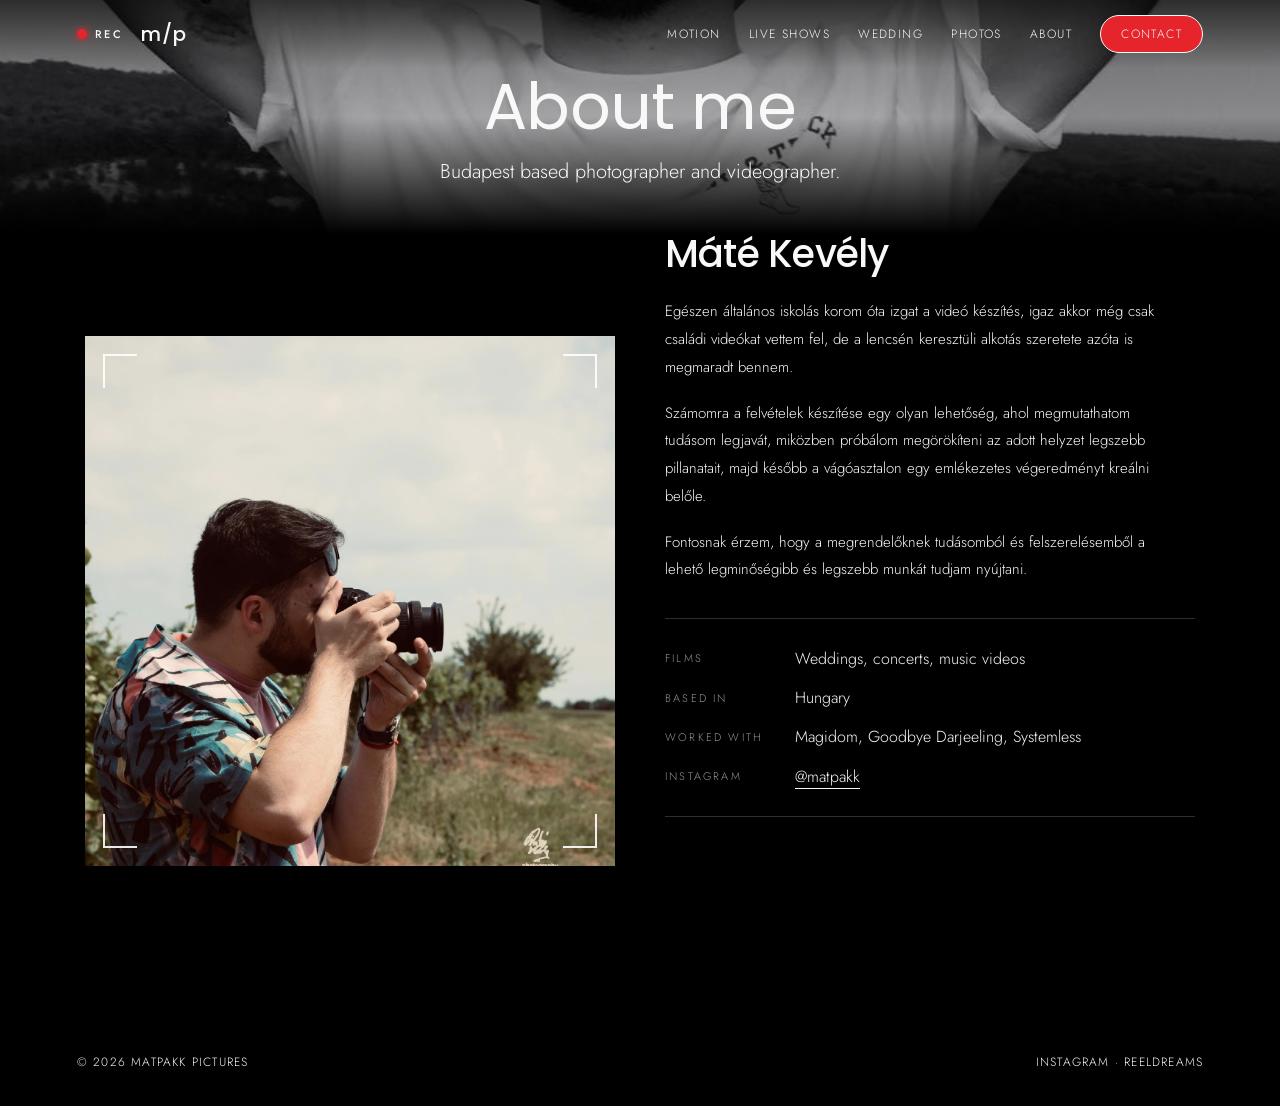
<file: about.html>
<!doctype html>
<html lang="en">

<head>
    <meta charset="utf-8">
    <meta name="viewport" content="width=device-width, initial-scale=1, viewport-fit=cover">
    <title>matpakk pictures</title>
    <meta name="description" content="Wedding, concert and music video filmmaker.">
    <link rel="preconnect" href="https://fonts.googleapis.com">
    <link rel="preconnect" href="https://fonts.gstatic.com" crossorigin>
    <link href="https://fonts.googleapis.com/css2?family=Jost:wght@300;400;500&family=Poppins:wght@500&display=swap"
        rel="stylesheet">
    <link rel="stylesheet" href="style.css">
    <link rel="stylesheet" href="about-contact.css">

</head>

<body class="about-page">

    <header class="nav" id="nav">
        <a class="brand" href="./index.html" aria-label="Back to top">
            <span class="rec"><i class="dot"></i>REC</span>
            <b>m/p</b>
        </a>
        <button class="burger" id="burger" aria-label="Menu" aria-expanded="false"><span></span><span></span></button>
        <nav id="menu">
    <a href="./motion.html">Motion</a>
    <a href="./videos.html">Live Shows</a>
    <a href="https://www.reeldreams.net/">Wedding</a>
    <a href="./photos.html">Photos</a>
    <a href="./about.html">About</a>
    <a href="./contact.html" class="cta">Contact</a>
        </nav>
    </header>

            <section class="vbanner">
                <img src="./images/kv.jpg">
                <div class="vbanner-text">
                    <h1>About me</h1>
                    <p>Budapest based photographer and videographer.</p>
                </div>
            </section>

    <section class="sec" id="about">
        <div class="about about2">
            <figure class="photo rv l">
                <img src="./images/fotoprofil.jpg" alt="Máté Kevély, filmmaker" onerror="this.style.display='none'">
                <i class="c tl"></i><i class="c tr"></i><i class="c bl"></i><i class="c br"></i>
                <span class="focus"></span>
                <figcaption>ƒ/1.8 · 1/50 · ISO 400</figcaption>
            </figure>
            <div class="bio2">
                <!-- <p class="eyebrow rv">About</p> -->
                <h2 class="rv" style="--d:.1s">Máté Kevély</h2>
                <p class="rv" style="--d:.15s">Egészen általános iskolás korom óta izgat a videó készítés, igaz akkor még
                    csak
                    családi videókat vettem fel, de a lencsén keresztüli alkotás szeretete azóta is megmaradt bennem.</p>
                <p class="rv" style="--d:.2s">Számomra a felvételek készítése egy olyan lehetőség, ahol megmutathatom
                    tudásom
                    legjavát, miközben próbálom megörökíteni az adott helyzet legszebb pillanatait, majd később a
                    vágóasztalon egy
                    emlékezetes végeredményt kreálni belőle.</p>
                <p class="rv" style="--d:.25s">Fontosnak érzem, hogy a megrendelőknek tudásomból és felszerelésemből a
                    lehető
                    legminőségibb és legszebb munkát tudjam nyújtani.</p>
                <dl class="facts rv" style="--d:.3s">
                    <dt>Films</dt>
                    <dd>Weddings, concerts, music videos</dd>
                    <dt>Based in</dt>
                    <dd>Hungary</dd>
                    <dt>Worked with</dt>
                    <dd>Magidom, Goodbye Darjeeling, Systemless</dd>
                    <dt>Instagram</dt>
                    <dd><a href="https://www.instagram.com/matpakk/">@matpakk</a></dd>
                </dl>
                <h3 class="rv" style="--d:.35s">Gear</h3>
                <ul class="kit rv" style="--d:.4s">
                    <li>Canon R5</li>
                    <li>Canon R3</li>
                    <li>Canon RF 28-70mm F2 L USM</li>
                    <li>Canon RF 70-200mm F2.8 L IS USM</li>
                    <li>Canon EF 35mm F1.4 L II USM</li>
                </ul>
                <!-- <a class="btn rv" style="--d:.45s" href="./contact.html">Get in touch</a> -->
            </div>
        </div>
    </section>

    <footer>
        <span>© 2026<span id="yr"></span> matpakk pictures</span>
        <span><a href="https://www.instagram.com/matpakk/">Instagram</a> · <a
                href="https://www.reeldreams.net/">REELDREAMS</a></span>
    </footer>

    <script src="script.js"></script>
</body>

</html>
</file>
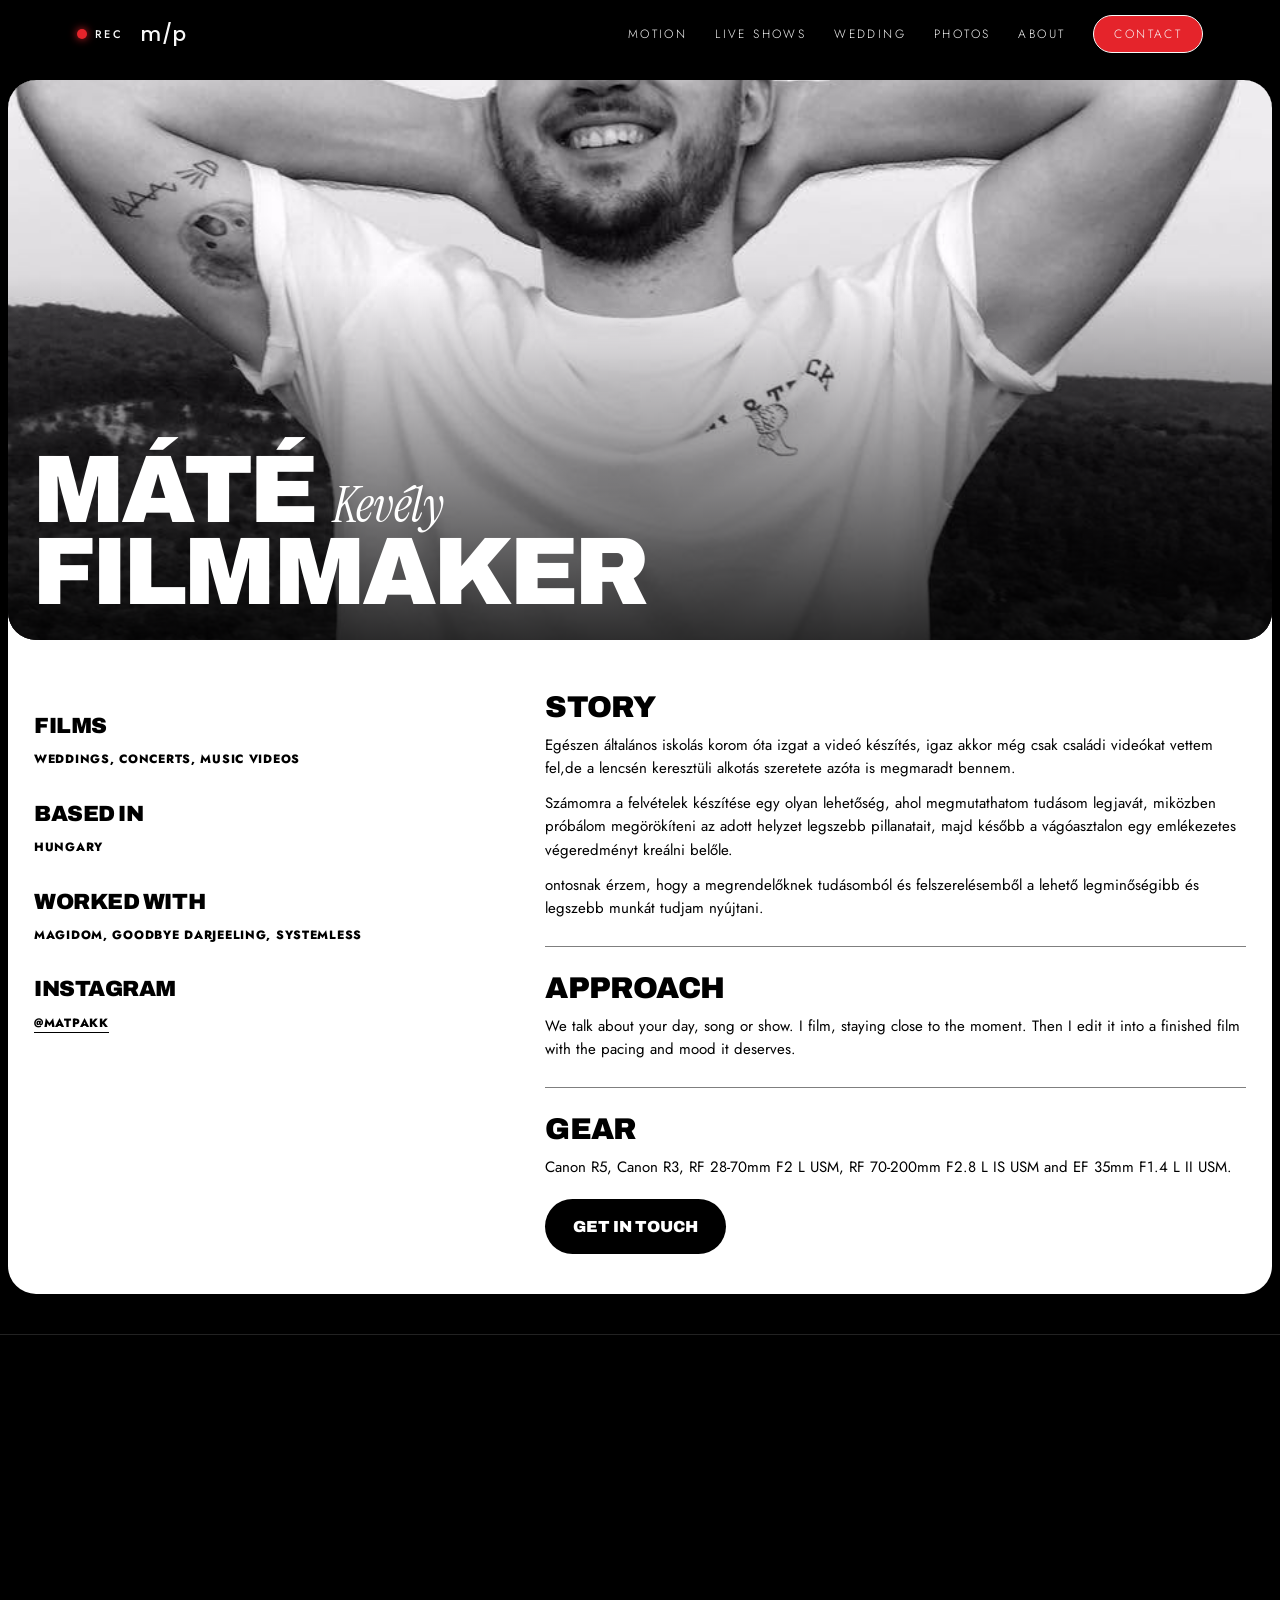
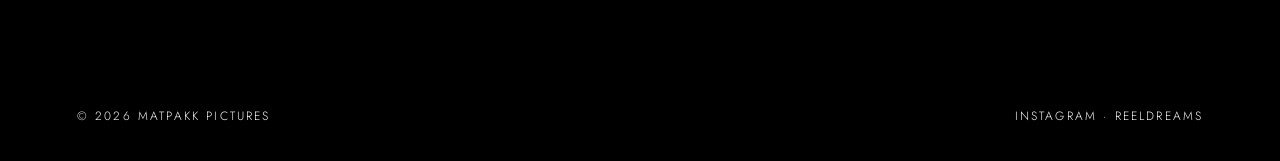
<file: aboutme.html>
<!doctype html>
<html lang="en">

<head>
    <meta charset="utf-8">
    <meta name="viewport" content="width=device-width, initial-scale=1, viewport-fit=cover">
    <meta name="theme-color" content="#000000">
    <title>About Máté Kevély | Filmmaker | matpakk pictures</title>
    <meta name="description"
        content="Máté Kevély films weddings, concerts and music videos. Read how he works and what he films with.">
    <meta property="og:title" content="About Máté Kevély | Filmmaker | matpakk pictures">
    <meta property="og:description"
        content="Máté Kevély films weddings, concerts and music videos. Read how he works and what he films with.">
    <meta property="og:type" content="website">
    <link rel="preconnect" href="https://fonts.googleapis.com">
    <link rel="preconnect" href="https://fonts.gstatic.com" crossorigin>
    <link
        href="https://fonts.googleapis.com/css2?family=Jost:wght@300;400;500&family=Poppins:wght@500&family=Archivo:wght@800;900&family=Instrument+Serif:ital@1&display=swap"
        rel="stylesheet">
    <link rel="stylesheet" href="style.css">
    <link rel="stylesheet" href="pages.css">
</head>

<body class="motion-page">
    <header class="nav" id="nav">
        <a class="brand" href="index.html" aria-label="matpakk pictures, home"><span class="rec"><i
                    class="dot"></i>REC</span><b>m/p</b></a>
        <button class="burger" id="burger" aria-label="Menu" aria-expanded="false"><span></span><span></span></button>
        <nav id="menu">
            <a href="motion.html">Motion</a><a href="videos.html">Live Shows</a><a
                href="https://www.reeldreams.net/">Wedding</a><a href="photos.html">Photos</a><a
                href="about.html">About</a><a href="contact.html" class="cta">Contact</a>
        </nav>
    </header>
    <main class="abwrap">
        <article class="ab">
            <div class="abhero"><img src="./images/kv.jpg" alt="Máté Kevély, filmmaker"
                    onerror="this.style.display='none'">
                <h1 class="abt">Máté <i>Kevély</i><br>Filmmaker</h1>
            </div>
            <div class="abbody">
                <dl>
                    <dt>Films</dt>
                    <dd>Weddings, concerts, music videos</dd>
                    <dt>Based in</dt>
                    <dd>Hungary</dd>
                    <dt>Worked with</dt>
                    <dd>Magidom, Goodbye Darjeeling, Systemless</dd>
                    <dt>Instagram</dt>
                    <dd><a href="https://www.instagram.com/matpakk/">@matpakk</a></dd>
                </dl>
                <div class="story">
                    <h2>Story</h2>
                    <p>Egészen általános iskolás korom óta izgat a
                        videó készítés, igaz akkor még csak családi
                        videókat vettem fel,de a lencsén keresztüli
                        alkotás szeretete azóta is megmaradt bennem.</p>
                    <p>Számomra a felvételek készítése egy olyan
                        lehetőség, ahol megmutathatom tudásom
                        legjavát, miközben próbálom megörökíteni az
                        adott helyzet legszebb pillanatait, majd később
                        a vágóasztalon egy emlékezetes végeredményt kreálni belőle.</p>
                    <p>ontosnak érzem, hogy a megrendelőknek
                        tudásomból és felszerelésemből a lehető
                        legminőségibb és legszebb munkát tudjam
                        nyújtani.</p>
                    <hr>
                    <h2>Approach</h2>
                    <p>We talk about your day, song or show. I film, staying close to the moment. Then I edit it into a
                        finished film with the pacing and mood it deserves.</p>
                    <hr>
                    <h2>Gear</h2>
                    <p>Canon R5, Canon R3, RF 28-70mm F2 L USM, RF 70-200mm F2.8 L IS USM and EF 35mm F1.4 L II USM.</p>
                    <a class="pill" href="./contact.html">Get in touch</a>
                </div>
            </div>
        </article>
    </main>
    <section class="cta-band">
        <h2 class="rv">Have a date or an idea?</h2><a class="btn red rv" href="contact.html">Get in touch</a>
    </section>
    <footer><span>© 2026 matpakk pictures</span><span><a href="https://www.instagram.com/matpakk/">Instagram</a> · <a
                href="https://www.reeldreams.net/">REELDREAMS</a></span></footer>
    <script src="script.js"></script>
</body>

</html>
</file>
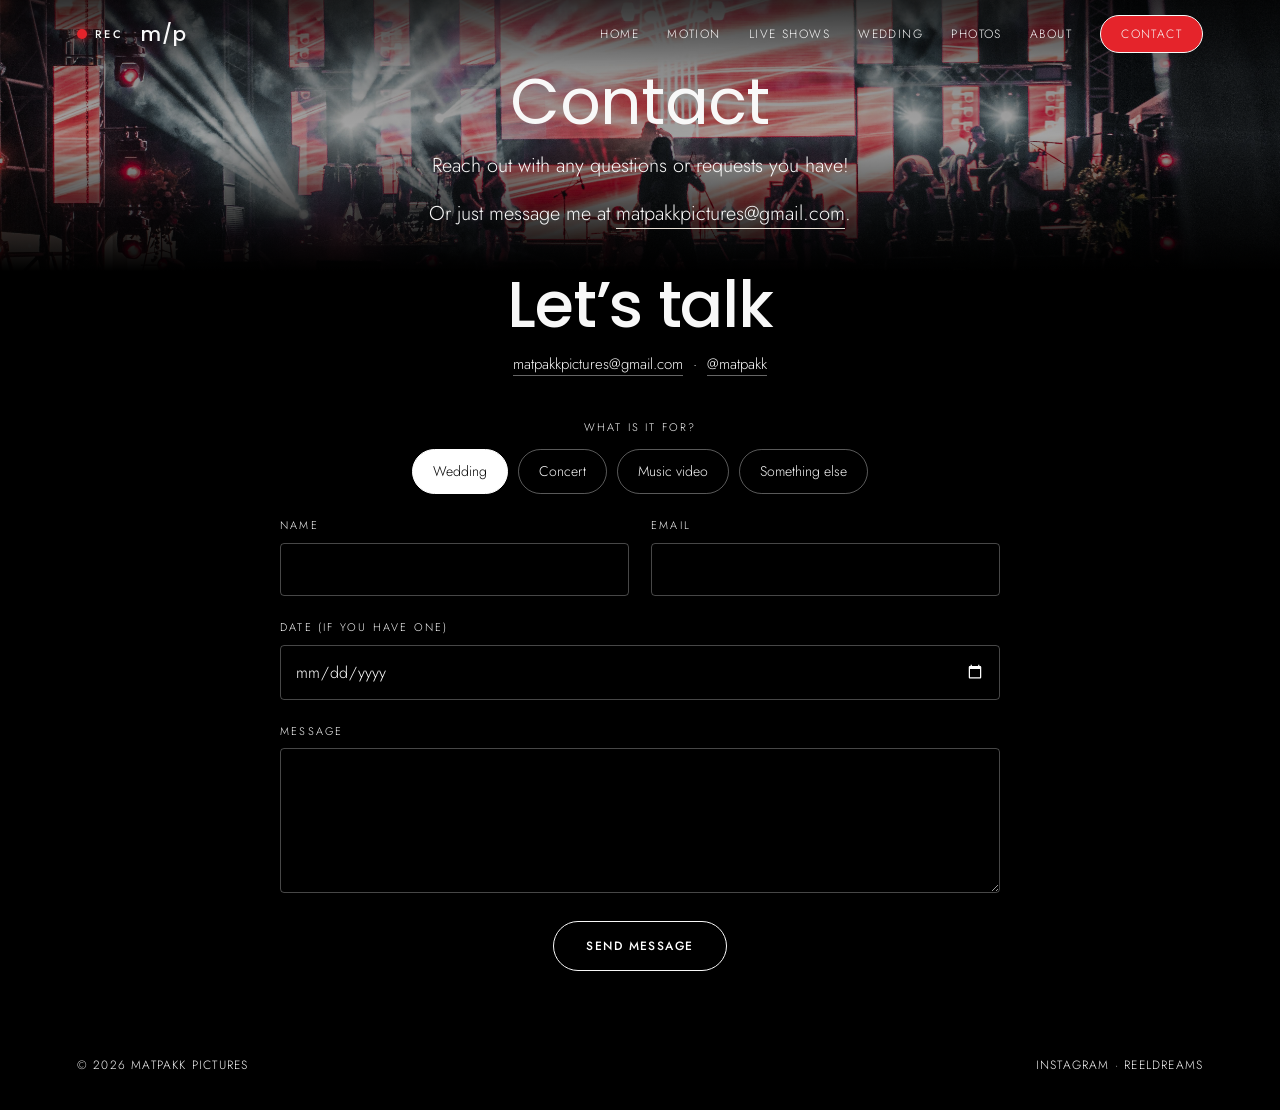
<file: contact.html>
<!doctype html>
<html lang="en">

<head>
    <meta charset="utf-8">
    <meta name="viewport" content="width=device-width, initial-scale=1, viewport-fit=cover">
    <title>matpakk pictures</title>
    <meta name="description" content="Wedding, concert and music video filmmaker.">
    <link rel="preconnect" href="https://fonts.googleapis.com">
    <link rel="preconnect" href="https://fonts.gstatic.com" crossorigin>
    <link href="https://fonts.googleapis.com/css2?family=Jost:wght@300;400;500&family=Poppins:wght@500&display=swap"
        rel="stylesheet">
    <link rel="stylesheet" href="style.css">
    <link rel="stylesheet" href="about-contact.css">
</head>

<body class="contact-page">

    <header class="nav" id="nav">
        <a class="brand" href="./index.html" aria-label="Back to top">
            <span class="rec"><i class="dot"></i>REC</span>
            <!-- <span class="rec"><i class="dot"></i>REC <em id="tc">00:00:00</em></span> -->
            <b>m/p</b>
        </a>
        <button class="burger" id="burger" aria-label="Menu" aria-expanded="false"><span></span><span></span></button>
        <nav id="menu">
            <a href="./index.html">Home</a>
    <a href="./motion.html">Motion</a>
    <a href="./videos.html">Live Shows</a>
    <a href="https://www.reeldreams.net/">Wedding</a>
    <a href="./photos.html">Photos</a>
    <a href="./about.html">About</a>
    <a href="./contact.html" class="cta">Contact</a>
        </nav>
    </header>

            <section class="vbanner">
                <img src="./images/pexels-george-charry-2643329-4218027.jpg" alt="">
                <div class="vbanner-text">
                    <h1>Contact</h1>
                    <p>Reach out with any questions or requests you have!</p>
                    <p class="full small">Or just message me at <a href="mailto:matpakkpictures@gmail.com">matpakkpictures@gmail.com</a>.
                    </p>
                </div>
            </section>

<section class="sec" id="contact">
    <div class="c2 rv">
        <!-- <p class="eyebrow">Contact</p> -->
        <h2>Let’s talk</h2>
        <!-- <p class="c2-lead">Tell me what you’re planning and when. A few lines is plenty.</p> -->
        <p class="c2-mail"><a href="mailto:matpakkpictures@gmail.com">matpakkpictures@gmail.com</a> &nbsp;·&nbsp; <a
                href="https://www.instagram.com/matpakk/">@matpakk</a></p>

        <form class="form2" action="https://formspree.io/f/mkjorlvb" method="POST">
            <fieldset class="chips2">
                <legend>What is it for?</legend>
                <div>
                    <label><input type="radio" name="type" value="Wedding" checked><span>Wedding</span></label>
                    <label><input type="radio" name="type" value="Concert"><span>Concert</span></label>
                    <label><input type="radio" name="type" value="Music video"><span>Music video</span></label>
                    <label><input type="radio" name="type" value="Something else"><span>Something else</span></label>
                </div>
            </fieldset>
            <div class="row2">
                <label class="f">Name<input name="name" required autocomplete="name"></label>
                <label class="f">Email<input name="email" type="email" required autocomplete="email"></label>
            </div>
            <label class="f">Date (if you have one)<input name="date" type="date"></label>
            <label class="f">Message<textarea name="message" rows="5" required></textarea></label>
            <button class="btn" type="submit">Send message</button>
        </form>
    </div>
</section>

    <footer>
        <span>© 2026<span id="yr"></span> matpakk pictures</span>
        <span><a href="https://www.instagram.com/matpakk/">Instagram</a> · <a
                href="https://www.reeldreams.net/">REELDREAMS</a></span>
    </footer>

    <script src="script.js"></script>
</body>

</html>
</file>
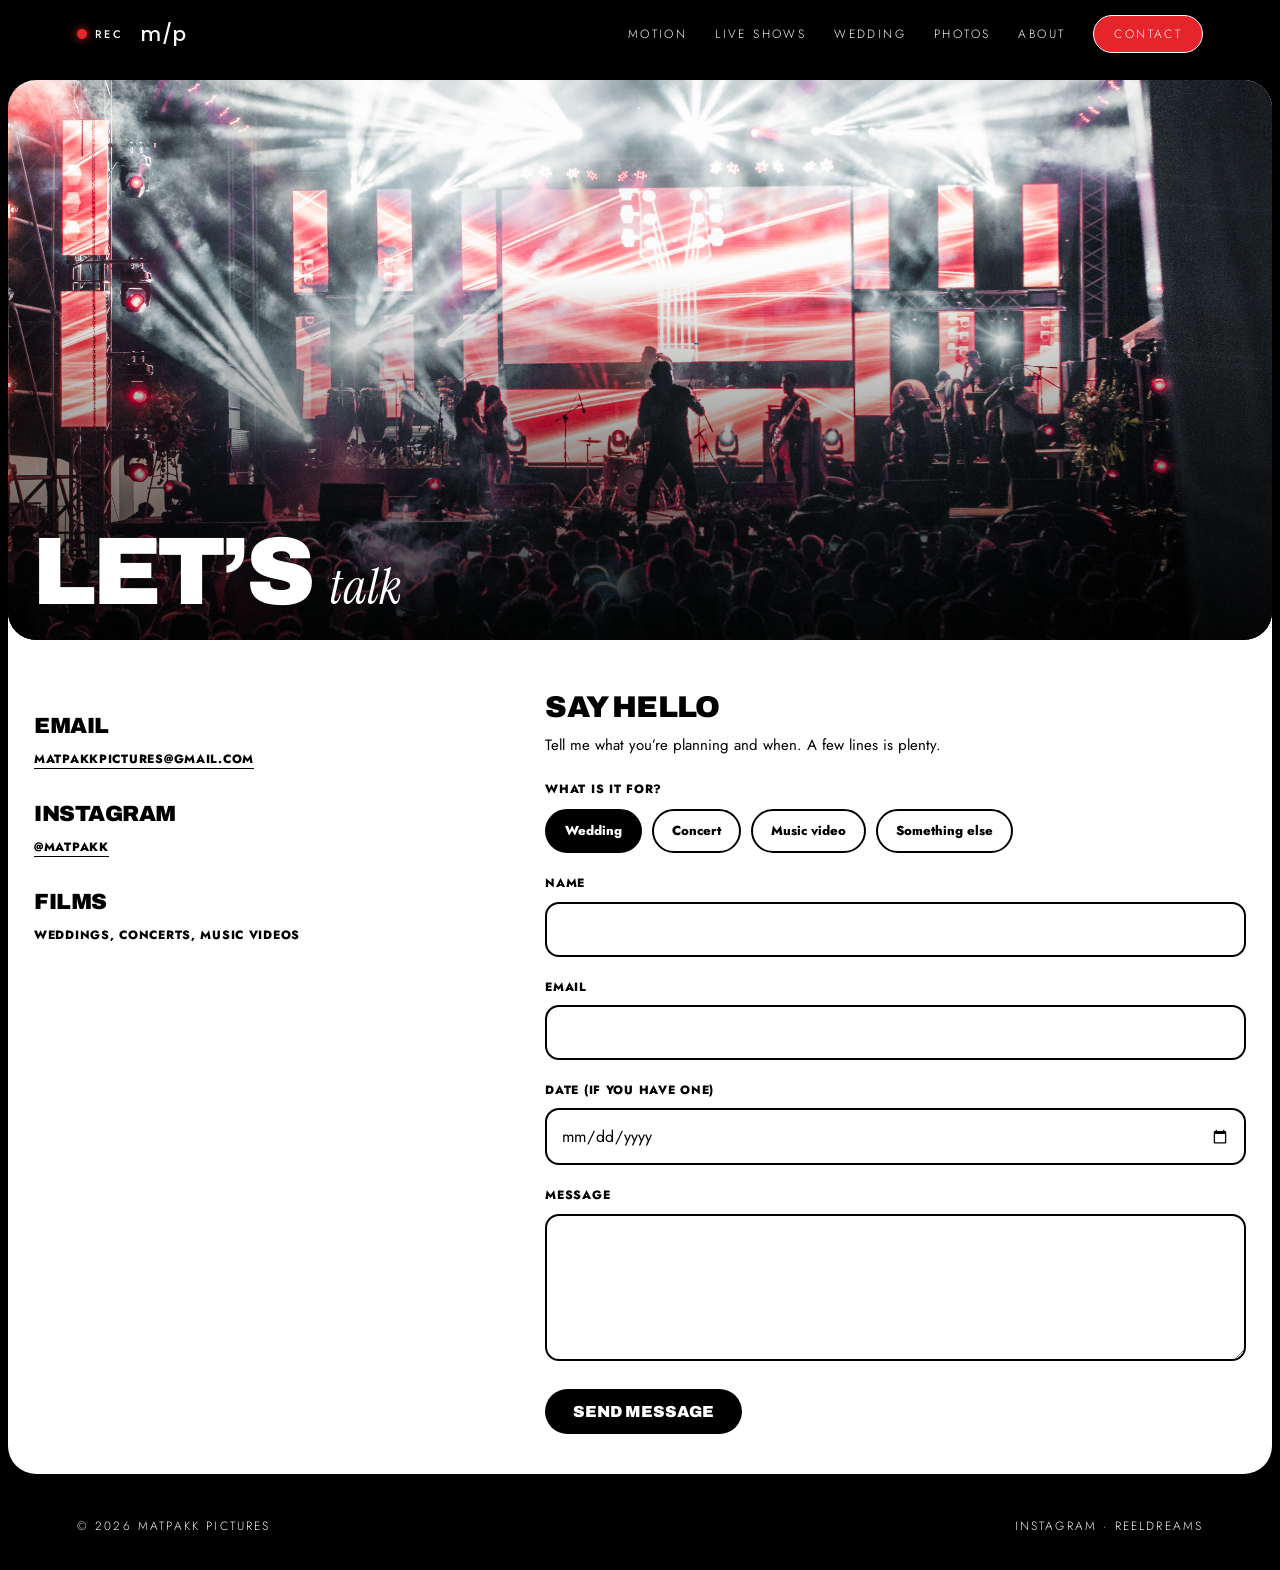
<file: contacts.html>
<!doctype html>
<html lang="en">

<head>
    <meta charset="utf-8">
    <meta name="viewport" content="width=device-width, initial-scale=1, viewport-fit=cover">
    <meta name="theme-color" content="#000000">
    <title>Contact & Booking | matpakk pictures</title>
    <meta name="description"
        content="Book Máté Kevély for your wedding, concert or music video. Send a message with your date and ideas.">
    <meta property="og:title" content="Contact & Booking | matpakk pictures">
    <meta property="og:description"
        content="Book Máté Kevély for your wedding, concert or music video. Send a message with your date and ideas.">
    <meta property="og:type" content="website">
    <link rel="preconnect" href="https://fonts.googleapis.com">
    <link rel="preconnect" href="https://fonts.gstatic.com" crossorigin>
    <link
        href="https://fonts.googleapis.com/css2?family=Jost:wght@300;400;500&family=Poppins:wght@500&family=Archivo:wght@800;900&family=Instrument+Serif:ital@1&display=swap"
        rel="stylesheet">
    <link rel="stylesheet" href="style.css">
    <link rel="stylesheet" href="pages.css">
</head>

<body class="motion-page">
    <header class="nav" id="nav">
        <a class="brand" href="index.html" aria-label="matpakk pictures, home"><span class="rec"><i
                    class="dot"></i>REC</span><b>m/p</b></a>
        <button class="burger" id="burger" aria-label="Menu" aria-expanded="false"><span></span><span></span></button>
        <nav id="menu">
            <a href="motions.html">Motion</a><a href="liveshows.html">Live Shows</a><a
                href="https://www.reeldreams.net/">Wedding</a><a href="photography.html">Photos</a><a
                href="aboutme.html">About</a><a href="contacts.html" class="cta">Contact</a>
        </nav>
    </header>
    <main class="abwrap">
        <article class="ab">
            <div class="abhero"><img src="./images/pexels-george-charry-2643329-4218027.jpg" alt=""
                    onerror="this.style.display='none'">
                <h1 class="abt">Let’s <i>talk</i></h1>
            </div>
            <div class="abbody">
                <dl>
                    <dt>Email</dt>
                    <dd><a href="mailto:matpakkpictures@gmail.com">matpakkpictures@gmail.com</a></dd>
                    <dt>Instagram</dt>
                    <dd><a href="https://www.instagram.com/matpakk/">@matpakk</a></dd>
                    <dt>Films</dt>
                    <dd>Weddings, concerts, music videos</dd>
                </dl>
                <div class="story">
                    <h2>Say hello</h2>
                    <p>Tell me what you’re planning and when. A few lines is plenty.</p>
                    <form class="cf" action="https://formspree.io/f/mkjorlvb" method="POST">
                        <fieldset class="chips">
                            <legend>What is it for?</legend><label><input type="radio" name="type" value="Wedding"
                                    checked><span>Wedding</span></label><label><input type="radio" name="type"
                                    value="Concert"><span>Concert</span></label><label><input type="radio" name="type"
                                    value="Music video"><span>Music video</span></label><label><input type="radio"
                                    name="type" value="Something else"><span>Something else</span></label>
                        </fieldset>
                        <label class="f">Name<input name="name" required autocomplete="name"></label>
                        <label class="f">Email<input name="email" type="email" required autocomplete="email"></label>
                        <label class="f">Date (if you have one)<input name="date" type="date"></label>
                        <label class="f">Message<textarea name="message" rows="5" required></textarea></label>
                        <button class="pill" type="submit">Send message</button>
                    </form>
                </div>
            </div>
        </article>
    </main>
    </main>
    <footer><span>© 2026 matpakk pictures</span><span><a href="https://www.instagram.com/matpakk/">Instagram</a> · <a
                href="https://www.reeldreams.net/">REELDREAMS</a></span></footer>
    <script src="script.js"></script>
</body>

</html>
</file>
<file: style.css>
:root {
  --bg: rgb(0, 0, 0);
  --alt: #faf7f2;
  --white: rgb(248, 248, 248);
  --ink: rgb(248, 248, 248);;
  --mute: #7a746b;
  --line: #e8e1d6;
  --gold: white;
  --grey: #edece9;
  --gold-d: #8f7347;
  --serif: "Poppins", Georgia, serif;
  --sans: "Jost", "Helvetica Neue", Arial, sans-serif;
  --pad: 6vw;
  --nav: 68px;
}

*,
*::before,
*::after {
  box-sizing: border-box
}

html {
  scroll-behavior: smooth;
  scroll-padding-top: var(--nav);
  overflow-x: clip;
}

body {
  min-height: 100vh;
  min-height: 100dvh;
  overflow-x: hidden;
  margin: 0;
  background: var(--bg);
  color: var(--ink);
  font-family: var(--sans);
  font-weight: 300;
  line-height: 1.7;
}

.photospage {
  position: relative;
  isolation: isolate;
}

.photospage>img {
  position: fixed;
  inset: 0;
  z-index: -1;
  width: 100%;
  height: 100vh;
  height: 100lvh;
  max-width: none;
  object-fit: cover;
  filter: blur(20px) brightness(.35) saturate(1);
  transform: scale(1.2);
  pointer-events: none;
}

.logos {
  position: absolute;
  right: var(--pad);
  bottom: 28px;
  bottom: calc(28px + (100lvh - 100svh));
  z-index: 2;
  display: flex;
  filter: invert(1);
  gap: 20px;
}

.logos img {
  display: block;
  width: 32px;
  height: 32px;
}

.logos a {
  color: black;
}

a {
  /* color: inherit; */
  color: var(--white);
  text-decoration: none;
}

#choices {
  position: relative;
  display: grid;
  grid-template-columns: repeat(3, 1fr);
  grid-template-rows: repeat(2, 400px);
  gap: 10px;
  /* border-radius: 26px; */
  overflow: hidden;
}

.choices img{
  transition: transform 0.3s ease;
}

.choices:hover img {
  transform: scale(1.12);
  transition: transform .9s cubic-bezier(.2, .8, .2, 1);
}

#choices::after {
    position: absolute;
    inset: 0;
    content: "";
    /* background: rgba(0, 0, 0, 0.2); */
  /* background: linear-gradient(to bottom,
        rgba(0, 0, 0, 1) 0%, */
        /* solid black at the very top */
        /* rgba(0, 0, 0, .40) 5%,
        rgba(0, 0, 0, 0) 6% */
        /* clear at the bottom */
      /* ); */
    pointer-events: none;
}

.choices:hover video {
  transform: scale(1.12);
  transition: transform .9s cubic-bezier(.2, .8, .2, 1);
}

.choices:nth-child(-n+2) {
  grid-row: span 2;
}

#choices img {
  position: absolute;
  width: 100%;
  height: 100%;
  object-fit: cover;
  display: block;
}

#choices video {
  position: absolute;
  width: 100%;
  height: 100%;
  object-fit: cover;
}

.choices {
  position: relative;
  overflow: hidden;
}

.choices span {
  position: absolute;
  font-weight: bold;
  display: grid;
  place-items: center;
  color: var(--white);
  inset: 0;
  font-size: 29px;
  letter-spacing: 0.2em;
  background: rgba(0, 0, 0, 0.35);
  pointer-events: none;
}

.col img {
  position: absolute;
  inset: 0;
  width: 100%;
  height: 100%;
  object-fit: cover;
  transition: transform .9s cubic-bezier(.2, .8, .2, 1);
}

.col:hover img {
  transform: scale(1.08);
}

.col span {
  position: absolute;
  inset: 0;
  display: grid;
  place-items: center;
  text-align: center;
  font-size: 22px;
  letter-spacing: .2em;
  text-transform: uppercase;
  text-shadow: 0 2px 14px rgba(0, 0, 0, .7);
}

h1,
h2,
h3 {
  font-family: var(--serif);
  font-weight: 500;
  margin: 0;
  line-height: 1.05
}

img,
video,
iframe {
  max-width: 100%
}

p {
  color: var(--white) !important;
}

.vwrap {
  margin-inline: auto;
}

.vwrap .shorts {
  margin: 0;
}

/* sticky footer */
.about-page,
.contact-page,
.reels-page {
  min-height: 100vh;
  min-height: 100dvh;
  display: flex;
  flex-direction: column;
}



.reels-page main {
  flex: 1;
}

/* navbar floats over the banner */
body:not(.home) .nav,
body:not(.home) .nav.solid {
  background: linear-gradient(rgba(0, 0, 0, .55), rgba(0, 0, 0, 0));
}

/* 1. banner */
.vbanner {
  position: relative;
  display: grid;
  place-items: center;
  min-height: 26vh;
  padding: calc(var(--nav) + env(safe-area-inset-top)) var(--pad) 40px;
  text-align: center;
  overflow: hidden;
}

.vbanner img {
  position: absolute;
  inset: 0;
  width: 100%;
  height: 100%;
  max-width: none;
  object-fit: cover;
}

.vbanner::after {
  content: "";
  position: absolute;
  inset: 0;
  background: linear-gradient(rgba(0, 0, 0, .55), rgba(0, 0, 0, .35) 50%, #000 100%);
}

.vbanner-text {
  position: relative;
  z-index: 1;
}

.vbanner h1 {
  font-size: clamp(34px, 5vw, 64px);
  font-weight: 400;
  letter-spacing: -.01em;
}

.vbanner p {
  margin: 14px 0 0;
  font-size: clamp(16px, 1.6vw, 20px);
}

/* 2. text */
/* .vtext {
  padding: 80px 0 40px;
  display: grid;
  justify-content: center;
}

.vtext h2 {
  margin-bottom: 28px;
  font-size: clamp(30px, 3.6vw, 44px);
}

.vtext p {
  max-width: auto;
  margin: 0 0 20px;
  font-size: 17px;
  line-height: 1.85;
  color: rgba(248, 248, 248, .78) !important;
}

.vtext .link {
  color: var(--gold);
  border-bottom: 1px solid currentColor;
} */

/* 3. shorts */
.shorts-sec {
  padding: 30px var(--pad) 60px;
  margin: 0;
}

.shorts {
  display: grid;
  grid-template-columns: repeat(4, 1fr);
  gap: 16px;
}

.short {
  position: relative;
  display: block;
  aspect-ratio: 9 / 16;
  overflow: hidden;
  border-radius: 6px;
}

.short img {
  width: 100%;
  height: 100%;
  max-width: none;
  object-fit: cover;
  display: block;
  transition: transform .6s cubic-bezier(.2, .8, .2, 1);
  filter: brightness(0.9);
}

.short:hover img {
  transform: scale(1.05);
  filter: brightness(1);
}

/* ---------- scroll animations (replay every time) ---------- */
.rv {
  opacity: 0;
  transform: translateY(20px);
  transition: opacity .5s ease, transform .4s cubic-bezier(.2, .8, .2, 1);
  transition-delay: var(--d, 0s)
}

.rv.l {
  transform: translateX(-44px)
}

.rv.r {
  transform: translateX(44px)
}

.rv.z {
  transform: scale(.94)
}

.rv.in {
  opacity: 1;
  transform: none
}

.gallery {
  display: grid;
  grid-template-columns: repeat(5, 1fr);
  grid-auto-rows: 260px;
  grid-auto-flow: dense;
  /* fills holes so there are no gaps */
  gap: 8px;
  margin: 0;
}

.gallery .shot img {
  cursor: zoom-in;
}

.shot {
  position: relative;
  margin: 0;
  overflow: hidden;
}

.shot.wide {
  grid-column: span 2;
}

.shot.tall {
  grid-row: span 2;
}

.shot.big {
  grid-column: span 2;
  grid-row: span 2;
}

.shot img {
  width: 100%;
  height: 100%;
  max-width: none;
  margin: 0;
  object-fit: cover;
  display: block;
  /* filter: saturate(.85) brightness(.9); */
  transition: transform 1.2s cubic-bezier(.2, .8, .2, 1), filter .6s;
}

.shot:hover img {
  transform: scale(1.07);
  filter: brightness(1);
  /* colors come alive on hover */
}

/* soft dark edge, like a vignette
.shot::after {
  content: "";
  position: absolute;
  inset: 0;
  background: linear-gradient(to top, rgba(0, 0, 0, .35), transparent 40%);
  pointer-events: none;
  transition: opacity .6s;
}

.shot:hover::after {
  opacity: 0;
} */

/* ---------- navbar ---------- */
.nav {
  background: transparent;
  position: fixed;
  inset: 0 0 auto 0;
  z-index: 50;
  height: var(--nav);
  display: flex;
  align-items: center;
  justify-content: space-between;
  height: calc(var(--nav) + env(safe-area-inset-top));
  padding: 0 var(--pad) 0;
  color: #fff;
  /* transition: background .4s, color .4s, box-shadow .4s */
}

.nav.solid {
  background: black;
  color: var(--ink);
  /*box-shadow: 0 1px 0 var(--line)*/
}

.photos-page .nav,
.photos-page .nav.solid {
  background: transparent;
}

.brand {
  display: flex;
  align-items: center;
  gap: 18px
}

.brand b {
  font-family: var(--serif);
  font-size: 20px;
  font-weight: 500;
  letter-spacing: .04em
}

.rec {
  display: flex;
  align-items: center;
  gap: 8px;
  font-size: 11px;
  font-weight: 500;
  letter-spacing: .22em
}

.rec em {
  font-style: normal;
  font-variant-numeric: tabular-nums;
  opacity: .75;
  letter-spacing: .1em
}

.dot {
  width: 10px;
  height: 10px;
  border-radius: 50%;
  background: #e5242b;
  box-shadow: 0 0 8px #e5242b;
  animation: blink 1.0s steps(1) infinite
}

@keyframes blink {
  50% {
    opacity: .1;
    box-shadow: none
  }
}

.nav nav {
  display: flex;
  align-items: center;
  gap: 28px;
  font-size: 12px;
  letter-spacing: .2em;
  text-transform: uppercase
}

.nav nav a {
  position: relative;
  padding: 6px 0
}

.nav nav a:not(.cta)::after {
  content: "";
  position: absolute;
  left: 0;
  right: 0;
  bottom: 0;
  height: 1px;
  background: currentColor;
  transform: scaleX(0);
  transform-origin: left;
  transition: transform .3s
}

.nav nav a:hover::after {
  transform: none
}

.nav .cta {
  background:#e5242b;
  border: 1px solid currentColor;
  padding: 8px 20px;
  border-radius: 99px;
  transition: background .3s, color .3s
}

.nav .cta:hover {
  background: transparent;
  border-color: var(--gold);
  color: #fff
}

.burger {
  display: none;
  background: none;
  border: 0;
  width: 40px;
  height: 40px;
  cursor: pointer;
  color: var(--white);
  position: relative
}

.burger span {
  position: absolute;
  left: 9px;
  right: 9px;
  height: 1.5px;
  background: currentColor;
  transition: transform .3s
}

.burger span:first-child {
  top: 16px
}

.burger span:last-child {
  top: 24px
}

.burger[aria-expanded=true] span:first-child {
  transform: translateY(4px) rotate(45deg)
}

.burger[aria-expanded=true] span:last-child {
  transform: translateY(-4px) rotate(-45deg)
}

/* ---------- hero ---------- */
.hero {
  position: relative;
  min-height: 100vh;
  min-height: 100lvh;
  display: flex;
  align-items: center;
  overflow: hidden;
  background: #2b2926;
  color: #fff
}

.hero-video {
  position: absolute;
  inset: 0;
  width: 100%;
  height: 100%;
  object-fit: cover;
}

.hero::after {
  content: "";
  position: absolute;
  inset: 0;
  background: 
linear-gradient(to top, #000 0%, rgba(0, 0, 0, 0) 50%),
  linear-gradient(to bottom, rgba(0, 0, 0, .7), rgba(0, 0, 0, 0) 30%),
  linear-gradient(to right, rgba(0, 0, 0, .6), rgba(0, 0, 0, 0) 45%);
}

.hero-in {
  position: relative;
  z-index: 2;
  padding: calc(var(--nav) + 30px) var(--pad) 90px;
  padding-top: calc(var(--nav) + env(safe-area-inset-top) + 30px);
  padding-bottom: calc(90px + (100lvh - 100svh));
  max-width: 900px
}

.eyebrow {
  font-size: 12px;
  letter-spacing: .32em;
  text-transform: uppercase;
  color: var(--gold);
  margin: 0 0 18px
}

.hero .eyebrow {
  color: #e9d9b8
}

.hero h1 {
  font-size: clamp(50px, 8.5vw, 100px);
  letter-spacing: -.02em
}

.hero h1 em {
  font-weight: 400;
}

/* .hero-p {
  font-size: clamp(16px, 1.5vw, 20px);
  max-width: 520px;
  margin: 24px 0 0;
  opacity: .92
} */

/* .row {
  display: flex;
  gap: 14px;
  flex-wrap: wrap;
  margin-top: 34px
} */

.btn {
  display: inline-block;
  padding: 15px 32px;
  border-radius: 99px;
  border: 1px solid var(--white);
  background: black;
  color: #fff;
  font: 500 12px var(--sans);
  letter-spacing: .22em;
  text-transform: uppercase;
  cursor: pointer;
  transition: background .3s, color .3s, transform .3s
}

.btn:hover {
  background: #fff;
  color: var(--ink);
  border-color: #fff;
  transform: translateY(-2px)
}

.btn.ghost {
  background: transparent;
  border-color: rgba(255, 255, 255, .7)
}

.scroll {
  position: absolute;
  height: 32px;
  z-index: 2;
  left: 50%;
  color: var(--white);
  bottom: 28px;
  bottom: calc(28px + (100lvh - 100svh));
  transform: translateX(-50%);
  font-size: 11px;
  letter-spacing: .3em;
  text-transform: uppercase;
  animation: bob 2.2s ease-in-out infinite
}

@keyframes bob {
  50% {
    transform: translate(-50%, 6px)
  }
}

/* ---------- sections ---------- */
.sec {
  padding: 0 var(--pad) 50px;
  margin: 0 8px;
}

#music-videos {
  padding-bottom: 0;

}

.sec.alt.photospage{
  padding: var(--nav) var(--pad);
  /* padding: var(--nav) 100px 50px; */
}

/* .sec.alt {
  padding: 100px 220px 50px;
  margin: 0 8px;
} */

.sec-h {
  margin-bottom: 56px;
  display: grid;
  justify-items: center;
  grid-template-columns: auto 1fr;
  align-items: baseline;
  padding-bottom: 22px;
  /* border-bottom: 1px solid var(--line) */
}

.sec-h span {
  font-size: 12px;
  letter-spacing: .3em;
  color: var(--gold-d)
}

.sec-h h2 {
  font-size: clamp(38px, 5vw, 50px);
  letter-spacing: -.02em
}

.sec-h p {
  grid-column: 2;
  margin: 10px 0 0;
  color: var(--white);
  max-width: 520px
}

/* about */


.about {
  display: grid;
  grid-template-columns: 1fr 1fr;
  gap: 50px;
  align-items: center;

  width: 100%;
  max-width: 1600px;
  margin: 0 auto;
  padding-top: var(--nav);
}

.photo {
  position: relative;
  margin: 0;
  width: 100%;
  height: 600px;
  aspect-ratio: 4 / 3;
  overflow: hidden;
  /* border-radius: 20px; */
}

.photo img {
  width: 100%;
  height: 100%;
  object-fit: cover;
  display: block;
  transition: transform 1.4s cubic-bezier(.2, .8, .2, 1), filter .8s;
  filter: saturate(.9)
}

.photo:hover img {
  transform: scale(1.12);
  filter: none
}

/* camera zoom-in */
.photo .c {
  position: absolute;
  width: 34px;
  height: 34px;
  border: 2px solid #fff;
  opacity: .9;
  transition: transform .9s cubic-bezier(.2, .8, .2, 1);
}

.photo .tl {
  top: 18px;
  left: 18px;
  border-right: 0;
  border-bottom: 0
}

.photo .tr {
  top: 18px;
  right: 18px;
  border-left: 0;
  border-bottom: 0
}

.photo .bl {
  bottom: 18px;
  left: 18px;
  border-right: 0;
  border-top: 0
}

.photo .br {
  bottom: 18px;
  right: 18px;
  border-left: 0;
  border-top: 0
}

.photo:hover .tl {
  transform: translate(10px, 10px)
}

.photo:hover .tr {
  transform: translate(-10px, 10px)
}

.photo:hover .bl {
  transform: translate(10px, -10px)
}

.photo:hover .br {
  transform: translate(-10px, -10px)
}

.photo .focus {
  position: absolute;
  left: 50%;
  top: 44%;
  width: 80px;
  height: 80px;
  margin: -40px;
  border: 1.5px solid #fff;
  opacity: 0;
  transform: scale(1.7);
  transition: opacity .4s, transform .7s cubic-bezier(.2, .8, .2, 1)
}

.photo:hover .focus {
  opacity: .95;
  transform: scale(1)
}

.photo figcaption {
  position: absolute;
  left: 0;
  right: 0;
  bottom: 26px;
  text-align: center;
  color: #fff;
  font-size: 11px;
  letter-spacing: .25em;
  opacity: 0;
  transition: opacity .5s;
  text-shadow: 0 2px 8px rgba(0, 0, 0, .5)
}

.photo:hover figcaption {
  opacity: 1
}

.bio h2 {
font-size: clamp(45px, 5vw, 56px);
  margin-bottom: 24px
}

.bio {
  padding: 0 10px;
}

.bio p {
  max-width: 700px;
  font-size: 15px;
  font-weight: bold;
  text-transform: uppercase;
  line-height: 1.9;
  margin-bottom: 22px;
  text-align: justify;
}

.bio .eyebrow {
  color: var(--gold-d);
  margin-bottom: 12px
}

.bio h3 {
  font-size: 22px;
  margin: 34px 0 14px
}

.kit {
  list-style: none;
  display: flex;
  flex-wrap: wrap;
  gap: 10px;
  padding: 0;
  margin: 0
}

.kit li {
  /* border: 1px solid var(--line); */
  /* border-radius: 99px; */
  padding: 8px 18px;
  font-size: 13px;
  letter-spacing: .06em;
  /* background: #fff; */
  color: white;
  transition: border-color .3s, color .3s
}

.kit li:hover {
  border-color: var(--gold);
  color: red;
}



/* video tiles: edge to edge, tight gaps, caption inside the video */
#weddings,
/* #concerts, */
#music-videos {
  padding-left: 0;
  padding-right: 0;

}

#concerts .sec-h,
#music-videos .sec-h {
  margin-left: var(--pad);
  margin-right: var(--pad)
}

.vgrid {
  columns: 4 260px;
  column-gap: 6px;
  padding: 50px 100px;
}

.mgrid {
  position: relative;
  overflow: hidden;
  columns: 2;
  /* column-width: 10px; */
  column-gap: 50px;
  padding: var(--nav) var(--pad)
}

.mgrid .tile {
  margin-bottom: 60px;
  width: auto;
  height: auto;
  /* background:
  linear-gradient(to bottom, rgba(0, 0, 0, .7), rgba(0, 0, 0, 0) 30%); */
}

.mgrid .tile figcaption {
  inset: 0;
  display: grid;
  place-items: center;
  text-align: center;
  padding: 0;
        
}

.mgrid .tile figcaption b {
  font-family: var(--sans);
  font-size: 29px;
  letter-spacing: 0.2em;
  text-transform: uppercase;
  font-weight: bold;
  text-shadow: 0 2px 14px rgba(0, 0, 0, .7);
}

.mgrid .pic::after {
  content: "";
  position: absolute;
  inset: 0;
  pointer-events: none;
}

.tile {
  display: block;
  width: 100%;
  margin: 0 0 6px 0;
  cursor: pointer;
  outline: none;
  break-inside: avoid;
}

.pic {
  position: relative;
  height: var(--h, 300px);
  overflow: hidden;
  /* border-radius: 20px; */
  container-type: size;
  /* filter: grayscale(1); */
  /* background: linear-gradient(135deg, #e9e1d3, #cfc2ab); */
}

.pic figcaption b {
  opacity: 1;
  transition: opacity 0.5s ease;
}

.pic:hover figcaption b{
  opacity: 1;
}

.pic img {
  position: absolute;
  inset: 0;
  width: 100%;
  height: 100%;
  object-fit: cover;
  transition: transform 0.5s ease,
    filter 0.5s ease;
      filter: brightness(0.3);
}

.pic iframe {
  position: absolute;
  left: 50%;
  top: 50%;
  width: max(100cqw, 177.78cqh);
  height: max(100cqh, 56.25cqw);
  transform: translate(-50%, -50%);
  border: 0;
  pointer-events: none
}

.tile:hover .pic>img {
  transform: scale(1.05);
  filter: brightness(0.6);
}

/* .play {
  position: absolute;
  z-index: 2;
  left: 50%;
  top: 50%;
  width: 60px;
  height: 60px;
  margin: -30px;
  display: grid;
  place-items: center;
  border-radius: 50%;
  background: rgba(255, 255, 255, .88);
  color: var(--ink);
  font-style: normal;
  font-size: 15px;
  padding-left: 3px;
  transition: opacity .3s, transform .3s
} */

.tile figcaption {
  position: absolute;
  z-index: 2;
  left: 0;
  right: 0;
  bottom: 0;
  display: flex;
  justify-content: center;
  align-items: center;
  gap: 12px;
  padding: 56px 22px 18px;
  color: #fff;
  /* background: 
  linear-gradient(to top, #000 0%, rgba(0, 0, 0, 0) 50%),
    linear-gradient(to bottom, rgba(0, 0, 0, .7), rgba(0, 0, 0, 0) 30%),
    linear-gradient(to right, rgba(0, 0, 0, .6), rgba(0, 0, 0, 0) 45%); */
  pointer-events: none
}

.tile figcaption b {
  font-family: var(--serif);
  font-size: 24px;
  font-weight: 500;
  line-height: 1.1
}

.tile figcaption span {
  font-size: 11px;
  letter-spacing: .18em;
  text-transform: uppercase;
  opacity: .85
}

/* contact */
.contact {
  display: grid;
  grid-template-columns: 1fr;
  gap: clamp(40px, 6vw, 90px);
  max-width: 1200px;
  margin: 0 auto;
}

.steps {
  list-style: none;
  margin: 0;
  padding: 0;
  display: grid;
  gap: 30px;
  align-content: start
}

/* .faq {
  align-content: start;
  border-top: 1px solid var(--line)
}

.faq details {
  border-bottom: 1px solid var(--line)
}

.faq summary {
  list-style: none;
  cursor: pointer;
  display: flex;
  justify-content: space-between;
  align-items: center;
  gap: 16px;
  padding: 20px 0;
  font-family: var(--serif);
  font-size: 24px;
  line-height: 1.2;
  transition: color .3s
} */

/* .faq summary::-webkit-details-marker {
  display: none
}

.faq summary::after {
  content: "+";
  flex: none;
  color: var(--gold-d);
  font: 300 28px var(--sans);
  transition: transform .3s
}

.faq summary:hover {
  color: var(--gold-d)
}

.faq details[open] summary::after {
  transform: rotate(45deg)
} */

/* .faq p {
  margin: 0 0 22px;
  max-width: 520px;
  color: var(--mute)
} */

.steps li {
  padding-left: 22px;
  border-left: 1px solid var(--white)
}

.steps b {
  display: block;
  font-family: var(--serif);
  font-size: 26px;
  font-weight: 500
}

.steps span {
  color: var(--white)
}

.form {
  display: grid;
  grid-template-columns: 1fr 1fr;
  gap: 18px;
  /* border: 1px solid var(--line); */
  padding: clamp(22px, 3vw, 40px);
  border-radius: 6px;
}

.form label {
  display: grid;
  gap: 6px;
  font-size: 11px;
  letter-spacing: .2em;
  text-transform: uppercase;
  color: var(--white);
}

.form .full {
  grid-column: 1/-1
}

.form input,
.form select,
.form textarea {
  font: 300 16px var(--sans);
  color: black;
  padding: 12px 14px;
  border: 1px solid var(--line);
  border-radius: 4px;
  background: #fff;
  letter-spacing: 0;
  text-transform: none;
  transition: border-color .3s, box-shadow .3s
}

.form input:focus,
.form select:focus,
.form textarea:focus {
  outline: 0;
  border-color: var(--white);
  box-shadow: 0 0 0 3px rgba(183, 154, 106, .2)
}

.form .btn:hover {
  background: red;
  border-color: red;
  color: #fff
}

.small {
  margin: 0;
  font-size: 15px;
  color: var(--white);
}

.small a {
  color: var(--white-d);
  border-bottom: 1px solid var(--line)
}

footer {
  display: flex;
  justify-content: space-between;
  margin-top: auto;
  gap: 12px;
  flex-wrap: wrap;
  padding: 34px var(--pad) calc(34px + env(safe-area-inset-bottom, 0px));
  /* border-top: 1px solid var(--line); */
  font-size: 12px;
  letter-spacing: .18em;
  text-transform: uppercase;
  color: var(--white)
}

footer a:hover {
  color: var(--gold-d)
}

/* ---------- lightbox ---------- */
#lb {
  position: fixed;
  inset: 0;
  z-index: 100;
  display: flex;
  align-items: center;
  justify-content: center;
  background: rgba(255, 255, 255, .97);
  opacity: 0;
  pointer-events: none;
  transition: opacity .3s
}

#lb.show {
  opacity: 1;
  pointer-events: auto
}

#lb iframe {
  width: min(92vw, 1100px);
  aspect-ratio: 16/9;
  height: auto;
  border: 0;
  border-radius: 6px;
  box-shadow: 0 30px 80px rgba(43, 41, 38, .35);
  background: #000
}

#lb button {
  position: absolute;
  width: 48px;
  height: 48px;
  border-radius: 50%;
  border: 1px solid var(--line);
  background: #fff;
  color: var(--ink);
  font-size: 24px;
  line-height: 1;
  cursor: pointer;
  transition: background .3s, color .3s
}

#lb button:hover {
  background: var(--gold);
  border-color: var(--gold);
  color: #fff
}

.lb-x {
  top: max(18px, env(safe-area-inset-top));
  right: 22px;
  font-size: 16px !important
}

.lb-p,
.lb-n {
  top: 50%;
  margin-top: -24px
}

.lb-p {
  left: 20px
}

.lb-n {
  right: 20px
}

.lb-i {
  position: absolute;
  left: 0;
  right: 0;
  bottom: max(20px, env(safe-area-inset-bottom));
  text-align: center;
  font-size: 12px;
  letter-spacing: .2em;
  color: var(--white)
}

.lb-i b {
  font-family: var(--serif);
  font-size: 20px;
  font-weight: 500;
  color: var(--ink);
  letter-spacing: 0;
  margin-right: 12px
}

/* Photo lightbox */
.photo-lightbox {
  position: fixed;
  inset: 0;
  z-index: 1000;
  display: flex;
  align-items: center;
  justify-content: center;
  background: rgba(0, 0, 0, 0.94);
  opacity: 0;
  visibility: hidden;
  transition: opacity 0.35s ease, visibility 0.35s ease;
}

.photo-lightbox.open {
  opacity: 1;
  visibility: visible;
}

.plb-figure {
  margin: 0;
  max-width: min(92vw, 1500px);
  max-height: 88vh;
  display: flex;
  align-items: center;
  justify-content: center;
}

.plb-figure img {
  max-width: 100%;
  max-height: 88vh;
  width: auto;
  height: auto;
  object-fit: contain;
  border-radius: 2px;
  box-shadow: 0 30px 90px rgba(0, 0, 0, 0.65);
}

.plb-close {
  position: absolute;
  top: 22px;
  right: 30px;
  background: none;
  border: none;
  color: #fff;
  font-size: 2.4rem;
  line-height: 1;
  cursor: pointer;
  opacity: 0.7;
  transition: opacity 0.25s ease;
}

.plb-close:hover {
  opacity: 1;
}

.plb-arrow {
  position: absolute;
  top: 50%;
  transform: translateY(-50%);
  width: 54px;
  height: 54px;
  border-radius: 50%;
  display: flex;
  align-items: center;
  justify-content: center;
  background: rgba(255, 255, 255, 0.06);
  border: 1px solid rgba(255, 255, 255, 0.15);
  color: #fff;
  font-size: 1.15rem;
  cursor: pointer;
  transition: background 0.25s ease;
}

.plb-arrow:hover {
  background: rgba(255, 255, 255, 0.18);
}

.plb-arrow.prev {
  left: 30px;
}

.plb-arrow.next {
  right: 30px;
}

.gallery .shot img {
  cursor: zoom-in;
}


/* ---------- mobile ---------- */
@media(max-width:900px) {
  .burger {
    display: block;
  }

    @keyframes bob-left {
      50% {
        transform: translateY(6px);
      }
    }
  
    .scroll {
      position: absolute;
      left: 20px;
      transform: none;
      animation-name: bob-left;
    }
.hero-in {
  position: relative;
  z-index: 2;
  padding: calc(var(--nav) + 30px) var(--pad) 90px;
  padding-bottom: calc(90px + (100lvh - 100svh));
  max-width: 900px
}

        .about-page {
          padding: 60px 24px;
        }
    
        .about-grid {
          grid-template-columns: 1fr;
          gap: 48px;
        }
    
        .about-grid::before {
          display: none;
        }

  .nav nav {
    position: fixed;
    top: calc(var(--nav) + env(safe-area-inset-top));
    left: 0;
    right: 0;
    flex-direction: column;
    align-items: flex-start;
    gap: 6px;
    padding: 20px var(--pad) 28px;
    /* background: rgba(255, 255, 255, .97); */
    color: var(--ink);
    box-shadow: 0 20px 30px -20px rgba(0, 0, 0, .2);
    transform: translateY(-12px);
    opacity: 0;
    pointer-events: none;
    transition: opacity .3s, transform .3s
  }

        .lb-arrow {
          width: 44px;
          height: 44px;
        }
    
        .lb-arrow.prev {
          left: 12px;
        }
    
        .lb-arrow.next {
          right: 12px;
        }
    
        .lb-close {
          top: 12px;
          right: 16px;
        }

.gallery {
  grid-template-columns: 1fr 1fr;
  grid-auto-rows: 42vw;
  gap: 4px;
}

.sec.alt.photospage{
  padding: 20px 0;
}
.photospage {
  inset: 0;
}

.vbanner {
  min-height: 16vh;
}

.vtext {
  padding: 50px 0 20px;
}

.vtext p {
  font-size: 16px;
}

.shorts-sec {
  padding-bottom: 60px;
}

.vwrap {
  padding: var(--nav) 0;
}

.shorts {
  grid-template-columns: repeat(2, 1fr);
  gap: 8px;
}

.liveshows {
  display: flex;
  flex-direction: column;
  padding: 80px 20px 40px;
  gap: 25px;
}

.showstext {
  order: -1;
  text-align: left;
}

.showstext h2 {
  text-align: left;
  font-size: 36px;
  margin-bottom: 15px;
}

.showstext p {
  font-size: 15px;
  line-height: 1.7;
}

.shorts {
  grid-template-columns: repeat(2, minmax(0, 1fr));
  gap: 10px;
  width: 100%;
}

.short {
  width: 100%;
  border-radius: 12px;
}

.short img {
  border-radius: 12px;
}

.shot.wide,
.shot.big {
  grid-column: span 2;
}

     #choices {
       grid-template-columns: 1fr !important;
       grid-template-rows: none !important;
       grid-auto-rows: 170px !important;
     }
  
     .choices:nth-child(-n+2) {
       grid-row: auto !important;
     }


/* No blur directly on the parent */
#nav.open {
  background: transparent;
  backdrop-filter: none;
  -webkit-backdrop-filter: none;
  isolation: isolate;
  overflow: visible;
}

/* One full-screen background behind the bar AND menu */
#nav.open::before {
  content: "";
  position: fixed;
  inset: 0;
  z-index: -1;
  pointer-events: none;
  /* background: rgba(255, 255, 255, 0.2); */
  backdrop-filter: blur(100px);
  -webkit-backdrop-filter: blur(100px);
}

/* Menu sits above that background */
#nav nav.open {
  transform: none;
  background: transparent;
  backdrop-filter: none;
  -webkit-backdrop-filter: none;
  opacity: 1;
  pointer-events: auto;
  height: 100%;
  display: flex;
  align-items: center;
}

  .hero .eyebrow {
    font-size: 15px;
  }

  .rec em {
    display: none;
  }

  .about-page {
    padding: 0;
  }

  .about,
  .contact {
    grid-template-columns: 1fr;
    /* padding-top: 20px; */
  }

  .about .photo {
    height: 80%;
  }

  .sec, .sec.alt {
    padding: 0 0 20px;
  }


  .vgrid {
    padding: 0;
    grid-template-columns: 1fr
  }
    .mgrid {
      columns: 1;
      column-gap: 0;
      padding: 0;
    }

  .mgrid .tile {
    margin-top: 0;
    margin-bottom: 10px;
  }

    .tile {
      grid-column: 1/-1
    }

  .pic {
    height: 56vw;
  }

    .tile .pic figcaption b {
      font-size: medium;
      opacity: 1;
      transition: opacity 0.5s ease;
    }

  /* .reel {
    width: 150px;
    transform: translate(calc(100% - 40px), -50%)
  }

  .reel:hover,
  .reel:focus-visible,
  .reel.open {
    transform: translate(calc(100% - 84px), -50%)
  } */

  .form {
    grid-template-columns: 1fr
  }

  .lb-p {
    left: 8px
  }

  .lb-n {
    right: 8px
  }

  .lb-p,
  .lb-n {
    width: 40px !important;
    height: 40px !important
  }
}

@media(prefers-reduced-motion:reduce) {
  .rv {
    opacity: 1;
    transform: none;
    transition: none
  }

  html {
    scroll-behavior: auto
  }

  .dot,
  .scroll {
    animation: none
  }
}
</file>
<file: about-contact.css>
/* about-contact.css: load AFTER style.css. Only styles the About and Contact sections. */

/* ===== ABOUT: picture left, text right ===== */
.about2 .photo {
    height: auto;
    aspect-ratio: 1/1
}

.about {
    padding-top: 0;
}

.bio2 .eyebrow {
    margin-bottom: 14px
}

.bio2 h2 {
    font-size: clamp(30px, 3vw, 50px);
    letter-spacing: -.02em;
    margin: 0 0 24px
}

.bio2 p {
    max-width: 56ch;
    font-size: 15px;
    font-weight: 300;
    line-height: 1.85;
    margin: 0 0 18px
}

.facts {
    display: grid;
    grid-template-columns: auto 1fr;
    gap: 12px 32px;
    margin: 34px 0;
    padding: 26px 0;
    border-top: 1px solid rgba(255, 255, 255, .18);
    border-bottom: 1px solid rgba(255, 255, 255, .18)
}

.facts dt {
    font-size: 11px;
    letter-spacing: .2em;
    text-transform: uppercase;
    opacity: .6;
    align-self: center
}

.facts dd {
    margin: 0;
    font-size: 16px
}

.facts a {
    border-bottom: 1px solid currentColor
}

.bio2 h3 {
    font-size: 20px;
    margin: 0 0 14px
}

.bio2 .kit li {
    border: 1px solid rgba(255, 255, 255, .25);
    border-radius: 99px;
    padding: 6px 16px;
    font-size: 13px
}

.bio2 .kit li:hover {
    border-color: #fff;
    color: red
}

.bio2 .btn {
    margin-top: 30px
}

.btn:hover {
    background-color: red;
}

/* ===== CONTACT: centred, no picture ===== */
.c2 {
    max-width: 720px;
    margin: 0 auto;
    text-align: center
}

.c2 h2 {
    font-size: clamp(40px, 6vw, 64px);
    letter-spacing: -.02em;
    margin: 0 0 14px
}

.c2-lead {
    max-width: 48ch;
    margin: 0 auto 10px;
    font-size: 17px;
    line-height: 1.8
}

.c2-mail {
    margin: 0 0 40px;
    font-size: 15px
}

.c2-mail a {
    border-bottom: 1px solid rgba(255, 255, 255, .4)
}

.form2 {
    display: grid;
    gap: 22px;
    text-align: left
}

.row2 {
    display: grid;
    grid-template-columns: 1fr 1fr;
    gap: 22px
}

.form2 label.f {
    display: grid;
    gap: 8px;
    font-size: 11px;
    letter-spacing: .2em;
    text-transform: uppercase
}

.form2 input:not([type=radio]),
.form2 textarea {
    font: 300 16px var(--sans);
    color: #fff;
    background: transparent;
    border: 1px solid rgba(255, 255, 255, .28);
    border-radius: 4px;
    padding: 14px;
    letter-spacing: 0;
    text-transform: none;
    transition: border-color .3s
}

.form2 input:not([type=radio]):focus,
.form2 textarea:focus {
    outline: 0;
    border-color: #fff
}

.form2 input[type=date] {
    color-scheme: dark
}

.chips2 {
    border: 0;
    padding: 0;
    margin: 0;
    text-align: center
}

.chips2 legend {
    display: block;
    width: 100%;
    margin: 0 0 12px;
    padding: 0;
    font-size: 11px;
    letter-spacing: .2em;
    text-transform: uppercase
}

.chips2 div {
    display: flex;
    gap: 10px;
    flex-wrap: wrap;
    justify-content: center
}

.chips2 label {
    position: relative;
    cursor: pointer
}

.chips2 input {
    position: absolute;
    opacity: 0
}

.chips2 span {
    display: inline-block;
    padding: 10px 20px;
    border: 1px solid rgba(255, 255, 255, .35);
    border-radius: 99px;
    font-size: 14px;
    transition: .3s
}

.chips2 input:checked+span {
    background: #fff;
    color: #000;
    border-color: #fff
}

.chips2 input:focus-visible+span {
    outline: 2px solid #fff;
    outline-offset: 2px
}

.form2 .btn {
    justify-self: center;
    margin-top: 6px
}

@media(max-width:900px) {
    .about2 {
        gap: 36px
    }

    .about2 .photo {
        height: auto;
        aspect-ratio: 4/5
    }

    .bio2,
    .c2 {
        padding: 0 var(--pad)
    }

    .row2 {
        grid-template-columns: 1fr
    }
}

/* ===== CALMER TYPOGRAPHY: caps only for small labels, sentence case for anything you read ===== */
.choices span {
    font-family: var(--serif);
    font-size: clamp(22px, 2.4vw, 30px);
    font-weight: 500;
    letter-spacing: .01em;
    text-transform: none
}

.mgrid .tile figcaption b {
    font-family: var(--serif);
    font-size: clamp(20px, 2.2vw, 28px);
    font-weight: 500;
    letter-spacing: .01em;
    text-transform: none
}

.eyebrow {
    letter-spacing: .2em
}

.nav nav {
    letter-spacing: .12em
}

.nav.solid {
    background: black;
    color: var(--ink);
    /*box-shadow: 0 1px 0 var(--line)*/
}

.btn {
    letter-spacing: .12em
}

.scroll {
    letter-spacing: .16em
}

footer {
    letter-spacing: .1em
}

/* ===== SUBPAGES: Motion, Live shows, Photos =====
.vbanner {
    min-height: 42vh
}

.vbanner-text {
    max-width: 640px
}

.vbanner .eyebrow {
    margin-bottom: 14px
}

.vbanner h1 {
    font-size: clamp(40px, 6vw, 72px);
    font-weight: 500;
    letter-spacing: -.02em
}

.vbanner p:not(.eyebrow) {
    margin: 16px auto 0;
    font-size: 17px;
    line-height: 1.8;
    font-weight: 300
} */

/* Motion: 3-column grid of 16:9 tiles, title at the bottom of each */
.mgrid {
    display: grid;
    grid-template-columns: repeat(3, 1fr);
    gap: 22px;
    columns: auto;
    overflow: visible;
    padding: 30px var(--pad) 70px
}

.mgrid .tile {
    margin: 0
}

.mgrid .pic {
    height: auto;
    aspect-ratio: 16/9;
    border-radius: 6px
}

.mgrid .pic img {
    filter: brightness(.55)
}

.mgrid .tile:hover .pic>img {
    filter: brightness(.95);
    transform: scale(1.04)
}

.mgrid .tile figcaption {
    inset: 0;
    display: grid;
    place-items: center;
    text-align: center;
    padding: 0 18px;
    background: none
}

/* Live shows */
.shorts-sec {
    padding: 40px var(--pad) 80px
}

.vwrap.shorts {
    max-width: 1200px;
    margin: 0 auto;
    padding: 0;
    gap: 18px
}

.short {
    border-radius: 6px
}

.short span {
    position: absolute;
    left: 0;
    right: 0;
    bottom: 0;
    padding: 44px 14px 14px;
    font-size: 14px;
    line-height: 1.4;
    background: linear-gradient(transparent, rgba(0, 0, 0, .82))
}

/* Photos */
.sec.alt.photospage {
    padding: 30px var(--pad) 70px
}

.gallery {
    grid-template-columns: repeat(4, 1fr);
    grid-auto-rows: 240px;
    gap: 10px;
    max-width: auto;
    margin: 0
}

.shot {
    border-radius: 6px
}

@media(max-width:900px) {
    .mgrid {
        grid-template-columns: 1fr 1fr;
        gap: 14px;
        padding: 20px var(--pad) 50px
    }

    .shorts-sec {
        padding: 24px var(--pad) 50px
    }

    .sec.alt.photospage {
        padding: 20px 8px 40px
    }

    .gallery {
        grid-template-columns: 1fr 1fr;
        grid-auto-rows: 42vw;
        gap: 6px
    }
}

@media(max-width:560px) {
    .mgrid {
        grid-template-columns: 1fr
    }
}
</file>
<file: pages.css>
/* pages.css: new components. Load AFTER style.css */
.hero-p {
    font-size: clamp(16px, 1.6vw, 20px);
    max-width: 520px;
    margin: 22px 0 0;
    font-weight: 400
}

.ph {
    padding: calc(var(--nav) + 80px) var(--pad) 20px;
    max-width: 1300px;
    margin: 0 auto
}

.ph h1 {
    font-size: clamp(40px, 7vw, 88px);
    letter-spacing: -.02em
}

.ph .eyebrow {
    color: var(--red)
}

.lede {
    max-width: 62ch;
    font-size: clamp(17px, 1.6vw, 20px);
    line-height: 1.8;
    font-weight: 400;
    margin: 22px 0 0
}

.wrap2 {
    max-width: 1300px;
    margin: 0 auto;
    padding: 0 var(--pad)
}

.pgrid {
    display: grid;
    grid-template-columns: repeat(3, 1fr);
    gap: 34px 20px;
    padding: 30px var(--pad) 70px;
    max-width: 1300px;
    margin: 0 auto
}

.pcard {
    display: block
}

.pthumb {
    aspect-ratio: 16/9;
    overflow: hidden;
    background: #111;
    position: relative
}

.pthumb img {
    width: 100%;
    height: 100%;
    object-fit: cover;
    display: block;
    filter: brightness(.8);
    transition: transform .8s cubic-bezier(.2, .8, .2, 1), filter .5s
}

.pcard:hover img {
    transform: scale(1.06);
    filter: brightness(1)
}

.pthumb::after {
    content: "▶";
    position: absolute;
    inset: 0;
    display: grid;
    place-items: center;
    font-size: 26px;
    opacity: 0;
    transition: opacity .4s
}

.pcard:hover .pthumb::after {
    opacity: 1
}

.pinfo {
    padding: 14px 2px 0
}

.pinfo span {
    font-size: 11px;
    letter-spacing: .22em;
    text-transform: uppercase;
    color: var(--red);
    font-weight: 500
}

.pinfo h3 {
    font-size: 22px;
    margin-top: 6px
}

.three {
    display: grid;
    grid-template-columns: repeat(3, 1fr);
    gap: 44px;
    max-width: 1300px;
    margin: 0 auto;
    padding: 70px var(--pad) 30px
}

.three h3 {
    font-size: 26px;
    margin-bottom: 12px
}

.three p {
    font-weight: 400;
    line-height: 1.75;
    margin: 0 0 14px
}

.more {
    font-size: 12px;
    letter-spacing: .2em;
    text-transform: uppercase;
    border-bottom: 1px solid var(--red);
    padding-bottom: 3px
}

.split {
    display: grid;
    grid-template-columns: 1fr 1fr;
    gap: 56px;
    align-items: center;
    max-width: 1300px;
    margin: 0 auto;
    padding: 60px var(--pad)
}

.split .photo {
    height: auto;
    aspect-ratio: 4/5
}

.split h2 {
    font-size: clamp(36px, 5vw, 60px);
    margin-bottom: 22px
}

.split p {
    font-weight: 400;
    line-height: 1.85;
    max-width: 60ch;
    margin: 0 0 18px
}

.stats {
    display: flex;
    gap: 44px;
    flex-wrap: wrap;
    margin: 30px 0
}

.stats b {
    display: block;
    font-family: var(--serif);
    font-size: clamp(40px, 5vw, 60px);
    font-weight: 500;
    line-height: 1
}

.stats span {
    font-size: 11px;
    letter-spacing: .2em;
    text-transform: uppercase;
    opacity: .8
}

.cta-band {
    text-align: center;
    padding: 100px var(--pad);
    border-top: 1px solid #222;
    margin-top: 40px
}

.cta-band h2 {
    font-size: clamp(34px, 5vw, 60px);
    margin-bottom: 24px
}

.btn.red {
    background: var(--red);
    border-color: var(--red)
}

.btn.red:hover {
    background: #fff;
    color: #000;
    border-color: #fff
}

.h2c {
    font-size: clamp(30px, 4vw, 46px);
    margin: 0 0 26px
}

/* project page */
.vframe {
    width: 100%;
    aspect-ratio: 16/9;
    border: 0;
    background: #000;
    display: block
}

.crumbs {
    font-size: 12px;
    letter-spacing: .18em;
    text-transform: uppercase;
    margin-bottom: 18px;
    opacity: .85
}

.pm {
    display: grid;
    grid-template-columns: 1.5fr 1fr;
    gap: 56px;
    padding: 44px 0
}

.prose p {
    font-weight: 400;
    font-size: 17px;
    line-height: 1.85;
    max-width: 62ch;
    margin: 0 0 18px
}

dt {
    font-size: 11px;
    letter-spacing: .2em;
    text-transform: uppercase;
    opacity: .7;
    margin-top: 16px
}

dd {
    margin: 4px 0 0;
    font-size: 17px;
    font-weight: 400
}

.pn {
    display: flex;
    justify-content: space-between;
    gap: 20px;
    padding: 30px 0;
    border-top: 1px solid #222;
    font-size: 12px;
    letter-spacing: .2em;
    text-transform: uppercase
}

/* contact */
.cx {
    display: grid;
    grid-template-columns: 1.15fr .85fr;
    gap: 60px;
    max-width: 1300px;
    margin: 0 auto;
    padding: 30px var(--pad) 80px
}

.form2 {
    display: grid;
    gap: 22px
}

.form2 label.f {
    display: grid;
    gap: 8px;
    font-size: 11px;
    letter-spacing: .2em;
    text-transform: uppercase
}

.form2 input:not([type=radio]),
.form2 textarea {
    font: 400 16px var(--sans);
    color: #fff;
    background: #0c0c0c;
    border: 1px solid #3a3a3a;
    border-radius: 4px;
    padding: 14px;
    text-transform: none;
    letter-spacing: 0;
    transition: border-color .3s
}

.form2 input:not([type=radio]):focus,
.form2 textarea:focus {
    outline: 0;
    border-color: var(--red)
}

.form2 input[type=date] {
    color-scheme: dark
}

.chips {
    display: flex;
    gap: 10px;
    flex-wrap: wrap;
    border: 0;
    padding: 0;
    margin: 0
}

.chips legend {
    font-size: 11px;
    letter-spacing: .2em;
    text-transform: uppercase;
    margin-bottom: 10px;
    padding: 0
}

.chips label {
    cursor: pointer;
    position: relative
}

.chips input {
    position: absolute;
    opacity: 0
}

.chips span {
    display: inline-block;
    padding: 10px 20px;
    border: 1px solid #555;
    border-radius: 99px;
    font-size: 14px;
    transition: .3s
}

.chips input:checked+span {
    background: #fff;
    color: #000;
    border-color: #fff
}

.chips input:focus-visible+span {
    outline: 2px solid var(--red)
}

.side h2 {
    font-size: 28px;
    margin-bottom: 14px
}

.side p {
    font-weight: 400;
    line-height: 1.75
}

.faq2 {
    margin-top: 34px
}

.faq2 details {
    border-bottom: 1px solid #2a2a2a;
    padding: 16px 0
}

.faq2 summary {
    cursor: pointer;
    font-family: var(--serif);
    font-size: 19px;
    list-style: none;
    display: flex;
    justify-content: space-between;
    gap: 14px
}

.faq2 summary::-webkit-details-marker {
    display: none
}

.faq2 summary::after {
    content: "+";
    color: var(--red)
}

.faq2 details[open] summary::after {
    content: "−"
}

.faq2 p {
    margin: 12px 0 0;
    font-weight: 400;
    line-height: 1.7
}

@media(max-width:900px) {
    .pgrid {
        grid-template-columns: 1fr 1fr
    }

    .three,
    .split,
    .cx,
    .pm {
        grid-template-columns: 1fr;
        gap: 36px
    }
}

@media(max-width:640px) {
    .pgrid {
        grid-template-columns: 1fr
    }

    .ph {
        padding-top: calc(var(--nav) + 50px)
    }
}

/* ===== SNAPIFYE-STYLE PANELS (stacked work cards + about panel) ===== */
:root {
    --cream: #fff;
    --maroon: #000;
    --coral: #2b2b2b;
    --brick: #555;
    --head: "Archivo", "Arial Black", Impact, sans-serif;
    --ital: "Instrument Serif", Georgia, serif
}

html,
body {
    overflow-x: clip
}

/* keeps position:sticky working */
.wk,
.ab {
    background: var(--cream);
    color: var(--maroon);
    border-radius: 28px;
    margin: 8px
}

.wk p,
.ab p,
.ab dd,
.ab dt {
    color: inherit !important
}

.wk {
    padding: 56px 14px 28px
}

.big {
    font-family: var(--head);
    font-weight: 900;
    text-transform: uppercase;
    font-size: clamp(54px, 15vw, 120px);
    line-height: .85;
    letter-spacing: -.04em;
    margin: 0 6px 40px;
    color: var(--maroon)
}

.big i,
.abt i {
    font-family: var(--ital);
    font-style: italic;
    text-transform: none;
    font-weight: 400;
    letter-spacing: 0;
    font-size: .52em;
    margin-left: .1em
}

.sc {
    position: relative;
    display: grid;
    grid-template-columns: 1.15fr .85fr;
    gap: 10px;
    align-items: center;
    min-height: 430px;
    padding: 30px 22px;
    border-radius: 28px;
    margin-bottom: 14px;
    background: var(--bg);
    color: var(--fg);
    box-shadow: 0 -8px 28px rgba(0, 0, 0, .2);
    overflow: hidden
}

.c1 {
    --bg: var(--maroon);
    --fg: var(--cream)
}

.c2 {
    --bg: var(--coral);
    --fg: var(--cream)
}

.c3 {
    --bg: var(--brick);
    --fg: var(--cream)
}

.sc small {
    font-size: 11px;
    font-weight: 800;
    letter-spacing: .04em;
    text-transform: uppercase
}

.sc h3 {
    font-family: var(--head);
    font-weight: 900;
    font-size: clamp(30px, 8.5vw, 54px);
    line-height: .9;
    letter-spacing: -.03em;
    text-transform: uppercase;
    margin: 12px 0 0;
    overflow-wrap: anywhere
}

.sc p {
    font-size: 14px;
    line-height: 1.4;
    margin: 14px 0 18px;
    max-width: 26ch;
    color: inherit !important
}

.sc .arr {
    font-size: 54px;
    line-height: 1;
    display: block;
    transition: transform .3s
}

.sc:hover .arr {
    transform: translate(4px, -4px)
}

.sc img {
    width: 100%;
    aspect-ratio: 3/4;
    object-fit: cover;
    border-radius: 22px;
    transform: rotate(6deg);
    box-shadow: 0 14px 30px rgba(0, 0, 0, .35)
}

.allw {
    display: inline-block;
    margin: 20px 6px 0;
    font-family: var(--head);
    font-weight: 900;
    text-transform: uppercase;
    font-size: 18px;
    color: var(--maroon)
}

/* about panel */
.ab {
    overflow: hidden
}

.abhero {
    position: relative;
    min-height: min(72vh, 560px);
    border-radius: 28px;
    overflow: hidden;
    background: var(--maroon);
    display: flex;
    align-items: flex-end
}

.abhero img {
    position: absolute;
    inset: 0;
    width: 100%;
    height: 100%;
    object-fit: cover
}

.abhero::after {
    content: "";
    position: absolute;
    inset: 0;
    background: linear-gradient(transparent 35%, rgba(0, 0, 0, .82))
}

.abt {
    position: relative;
    z-index: 1;
    font-family: var(--head);
    font-weight: 900;
    text-transform: uppercase;
    font-size: clamp(46px, 13vw, 96px);
    line-height: .86;
    letter-spacing: -.04em;
    padding: 0 24px 26px;
    margin: 0;
    color: var(--cream)
}

.abbody {
    display: grid;
    grid-template-columns: 1fr 1.5fr;
    gap: 44px;
    padding: 52px 26px 40px
}

.ab dt {
    font-family: var(--head);
    font-weight: 900;
    font-size: 22px;
    text-transform: uppercase;
    letter-spacing: -.02em;
    margin: 0;
    opacity: 1
}

.ab dd {
    margin: 4px 0 26px;
    font-size: 12px;
    font-weight: 800;
    letter-spacing: .06em;
    text-transform: uppercase
}

.ab dd a {
    border-bottom: 1px solid currentColor;
    color: inherit
}

.story h2 {
    font-family: var(--head);
    font-weight: 900;
    font-size: 30px;
    text-transform: uppercase;
    letter-spacing: -.02em;
    margin: 0 0 10px;
    color: var(--maroon)
}

.story p {
    font-size: 15px;
    line-height: 1.55;
    margin: 0 0 12px;
    font-weight: 400
}

.story hr {
    border: 0;
    border-top: 1px solid rgba(0, 0, 0, .5);
    margin: 26px 0
}

.pill {
    display: inline-block;
    background: var(--maroon);
    color: var(--cream);
    font-family: var(--head);
    font-weight: 900;
    text-transform: uppercase;
    padding: 14px 28px;
    border-radius: 99px;
    font-size: 16px;
    margin-top: 8px
}

.ab.mini .abhero {
    min-height: 360px
}

.ab.mini .abbody {
    grid-template-columns: 1fr;
    gap: 0
}

.abwrap {
    padding-top: calc(var(--nav) + 4px)
}

.motionwk {
    max-width: 900px;
    margin: 0 auto
}

@media(max-width:700px) {
    .abbody {
        grid-template-columns: 1fr;
        gap: 10px
    }
}

.duo {
    display: grid;
    gap: 8px;
    padding: 0 8px
}

.duo>.wk,
.duo>.ab {
    margin: 0
}

/* project pages in the About-panel style */
.ab .vframe {
    width: calc(100% - 16px);
    margin: 8px 8px 0;
    border-radius: 22px;
    overflow: hidden
}

.ab .pn {
    border-top: 1px solid rgba(0, 0, 0, .5);
    padding: 26px;
    margin: 0;
    color: var(--maroon);
    font-family: var(--head);
    font-weight: 900;
    text-transform: uppercase;
    letter-spacing: 0;
    font-size: 14px
}

.ab .pn a {
    color: var(--maroon)
}

.ab.proj .abbody {
    padding-top: 44px
}

/* motion.html in the About-panel style */
.vrow {
    margin: 0
}

.vrow a {
    display: block;
    color: inherit
}

.vrow img {
    width: 100%;
    aspect-ratio: 16/9;
    object-fit: cover;
    border-radius: 18px;
    margin-bottom: 14px;
    transition: transform .5s, filter .4s
}

.vrow a:hover img {
    transform: scale(1.015)
}

.vrow .tag {
    font-size: 12px;
    font-weight: 800;
    letter-spacing: .06em;
    text-transform: uppercase;
    margin: 0 0 10px
}

.vrow .go {
    font-family: var(--head);
    font-weight: 900;
    text-transform: uppercase;
    font-size: 16px;
    margin: 0
}

.story .vrow+hr {
    margin: 30px 0
}

/* motion.html: no left column, videos in 3 columns */
.ab.list .abbody {
    grid-template-columns: 1fr;
    gap: 0
}

.ab.list .story>p:first-child {
    max-width: 60ch
}

.v3 {
    display: grid;
    grid-template-columns: repeat(3, 1fr);
    gap: 36px 18px;
    margin: 30px 0
}

.v3 .vrow h2 {
    font-size: 22px;
    line-height: 1;
    margin: 0 0 8px
}

.ab.list .pill {
    margin-top: 6px
}

@media(max-width:900px) {
    .v3 {
        grid-template-columns: 1fr 1fr
    }
}

@media(max-width:560px) {
    .v3 {
        grid-template-columns: 1fr
    }
}

/* live shows + contact panels */
.shg {
    display: grid;
    grid-template-columns: repeat(4, 1fr);
    gap: 26px 16px;
    margin: 28px 0 10px
}

.shc {
    display: block;
    color: var(--maroon)
}

.shc img {
    width: 100%;
    aspect-ratio: 9/16;
    object-fit: cover;
    border-radius: 18px;
    display: block;
    transition: transform .5s
}

.shc:hover img {
    transform: scale(1.02)
}

.shc .tag {
    font-size: 12px;
    font-weight: 800;
    letter-spacing: .06em;
    text-transform: uppercase;
    margin: 10px 0 2px;
    color: inherit !important
}

.shc .go {
    font-family: var(--head);
    font-weight: 900;
    text-transform: uppercase;
    font-size: 15px
}

.wk .shg {
    grid-template-columns: 1fr 1fr;
    margin: 0 6px
}

.ab.live .abbody {
    grid-template-columns: 1fr;
    gap: 0
}

.cf {
    display: grid;
    gap: 20px;
    margin-top: 22px
}

.cf label.f {
    display: grid;
    gap: 8px;
    font-size: 12px;
    font-weight: 800;
    letter-spacing: .06em;
    text-transform: uppercase
}

.cf input:not([type=radio]),
.cf textarea {
    font: 400 16px var(--sans);
    color: var(--maroon);
    background: transparent;
    border: 2px solid var(--maroon);
    border-radius: 14px;
    padding: 14px;
    text-transform: none;
    letter-spacing: 0
}

.cf input:not([type=radio]):focus,
.cf textarea:focus {
    outline: 0;
    background: rgba(255, 255, 255, .35)
}

.cf input[type=date] {
    color-scheme: light
}

.ab .chips {
    margin: 0;
    display: flex;
    gap: 10px;
    flex-wrap: wrap;
    border: 0;
    padding: 0
}

.ab .chips legend {
    font-size: 12px;
    font-weight: 800;
    letter-spacing: .06em;
    text-transform: uppercase;
    margin-bottom: 10px;
    padding: 0
}

.ab .chips span {
    border: 2px solid var(--maroon);
    color: var(--maroon);
    font-weight: 800;
    font-size: 13px;
    padding: 9px 18px
}

.ab .chips input:checked+span {
    background: var(--maroon);
    color: var(--cream);
    border-color: var(--maroon)
}

button.pill {
    border: 0;
    cursor: pointer;
    justify-self: start
}

@media(max-width:900px) {
    .shg {
        grid-template-columns: 1fr 1fr
    }
}

/* photos page in the About-panel style */
.ab.photos .abbody {
    grid-template-columns: 1fr;
    gap: 0;
    padding: 44px 12px 14px
}

.ab.photos .story>p {
    padding: 0 14px;
    max-width: 60ch
}

.ab .gallery {
    grid-template-columns: repeat(4, 1fr);
    grid-auto-rows: 240px;
    gap: 10px;
    margin-top: 26px
}

.ab .gallery .shot {
    border-radius: 16px;
    background: rgba(0, 0, 0, .12)
}

@media(max-width:900px) {
    .ab .gallery {
        grid-template-columns: 1fr 1fr;
        grid-auto-rows: 42vw;
        gap: 8px
    }
}

/* ===== EXPLORE CARDS (replaces the old "choices" tiles) ===== */
.c4 {
    --bg: #e9e9e9;
    --fg: var(--maroon)
}

.xg {
    display: grid;
    grid-template-columns: repeat(3, 1fr);
    grid-template-rows: repeat(2, minmax(300px, auto));
    gap: 10px
}

.xc {
    display: grid;
    grid-template-columns: 1.1fr .9fr;
    gap: 12px;
    align-items: center;
    padding: 26px 22px;
    border-radius: 28px;
    background: var(--bg);
    color: var(--fg);
    overflow: hidden
}

.xc.tall {
    grid-row: span 2;
    grid-template-columns: 1fr;
    align-content: space-between;
    padding: 30px 26px
}

.xc small {
    font-size: 11px;
    font-weight: 800;
    letter-spacing: .04em;
    text-transform: uppercase
}

.xc h3 {
    font-family: var(--head);
    font-weight: 900;
    font-size: clamp(34px, 4vw, 58px);
    line-height: .88;
    letter-spacing: -.03em;
    text-transform: uppercase;
    margin: 10px 0 0;
    overflow-wrap: anywhere;
    color: inherit
}

.xc p {
    font-size: 14px;
    line-height: 1.4;
    margin: 12px 0 14px;
    max-width: 28ch;
    color: inherit !important
}

.xc .arr {
    font-size: 46px;
    line-height: 1;
    display: block;
    transition: transform .3s
}

.xc:hover .arr {
    transform: translate(4px, -4px)
}

.xm {
    border-radius: 20px;
    overflow: hidden;
    transform: rotate(5deg);
    box-shadow: 0 14px 30px rgba(0, 0, 0, .35);
    aspect-ratio: 3/4;
    transition: transform .5s cubic-bezier(.2, .8, .2, 1)
}

.xc.tall .xm {
    aspect-ratio: 4/3;
    transform: rotate(-4deg)
}

.xc:hover .xm {
    transform: rotate(0) scale(1.04)
}

.xm img,
.xm video {
    width: 100%;
    height: 100%;
    object-fit: cover;
    display: block
}

@media(max-width:900px) {
    .xg {
        grid-template-columns: 1fr 1fr;
        grid-template-rows: none
    }

    .xc,
    .xc.tall {
        grid-row: auto;
        grid-template-columns: 1fr;
        align-content: space-between;
        padding: 18px 16px;
        gap: 10px;
        min-height: 250px
    }

    .xc p {
        display: none
    }

    .xc h3 {
        font-size: clamp(24px, 7vw, 40px)
    }

    .xc .arr {
        font-size: 32px
    }

    .xc .xm,
    .xc.tall .xm {
        aspect-ratio: 4/3
    }
}

/* ===== HERO matched to the panels ===== */
.home .hero {
    margin: 8px 8px 0;
    border-radius: 28px;
    min-height: calc(100lvh - 16px);
    background: var(--maroon)
}

.home .hero::after {
    background: linear-gradient(to top, rgba(0, 0, 0, .88) 0%, rgba(0, 0, 0, 0) 58%), linear-gradient(to bottom, rgba(0, 0, 0, .55), rgba(0, 0, 0, 0) 26%), linear-gradient(to right, rgba(0, 0, 0, .45), rgba(0, 0, 0, 0) 55%)
}

.home .hero .eyebrow {
    color: var(--cream);
    font-weight: 800;
    letter-spacing: .06em;
    font-size: 13px
}

.home .hero h1 {
    font-family: var(--head);
    font-weight: 900;
    text-transform: uppercase;
    letter-spacing: -.04em;
    line-height: .84;
    font-size: clamp(30px, 5vw, 100px);
    color: var(--cream)
}

.home .hero h1 em {
    font-family: var(--ital);
    font-style: italic;
    font-weight: 400;
    text-transform: none;
    letter-spacing: 0;
    font-size: .62em;
    color: #d9d9d9
}

.home .hero .hero-p {
    color: var(--cream) !important;
    font-weight: 400
}

.home .hero .scroll {
    background: var(--cream);
    color: var(--maroon);
    height: auto;
    padding: 10px 20px;
    border-radius: 99px;
    font-weight: 800;
    letter-spacing: .06em
}

/* Our work + Live shows side by side */
@media(min-width:1000px) {
    .duo.sbs {
        grid-template-columns: 1fr 1fr;
        align-items: start
    }

    .sbs .big {
        font-size: clamp(54px, 7.5vw, 100px)
    }

    .sbs .sc {
        min-height: 360px;
        padding: 24px 18px
    }
}
</file>
